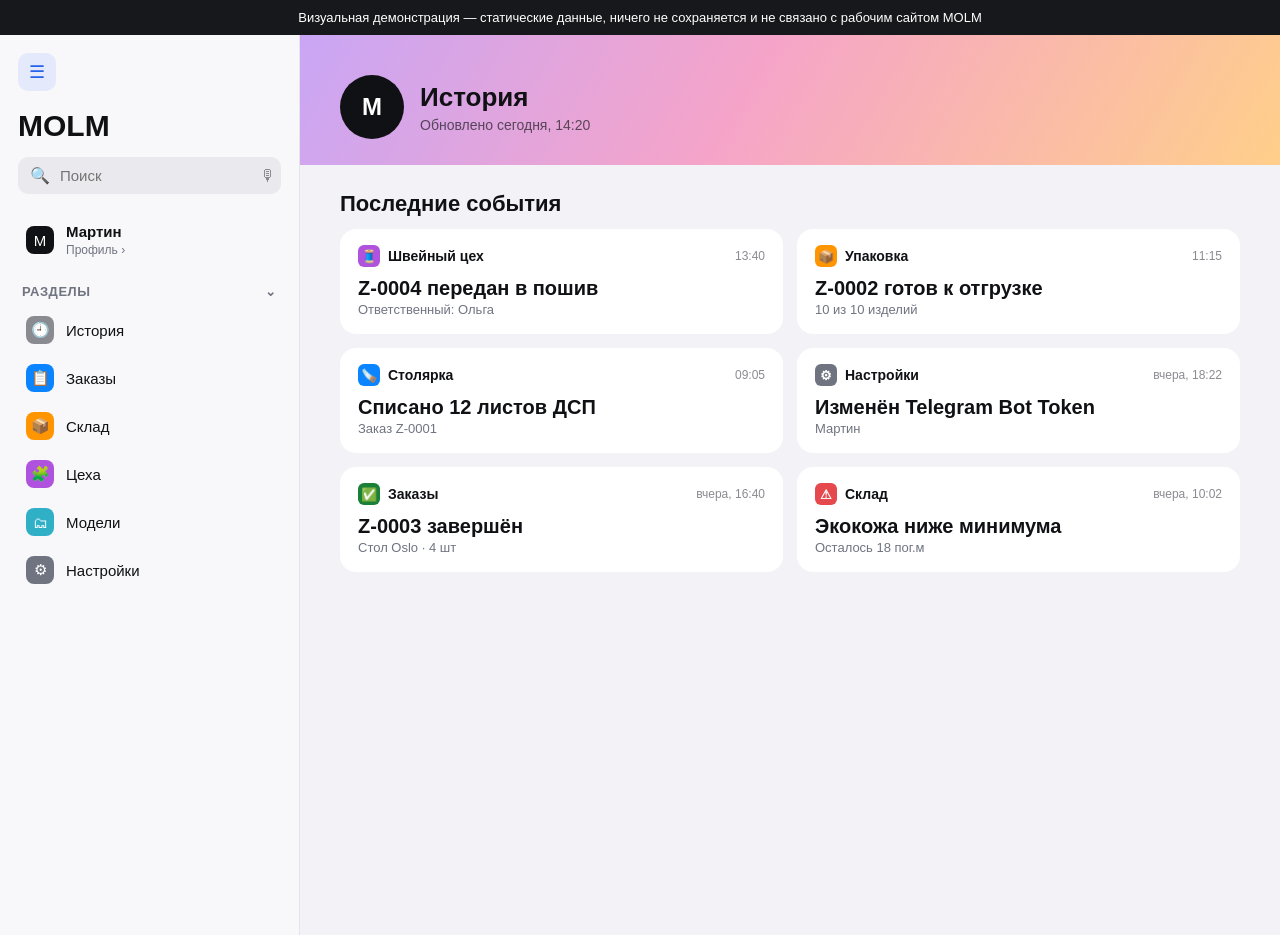
<file: molm-health-style-demo.html>
<!DOCTYPE html>
<html lang="ru">
<head>
<meta charset="UTF-8">
<meta name="viewport" content="width=device-width, initial-scale=1">
<title>MOLM — демо в стиле Apple Health</title>
<style>
*{box-sizing:border-box}
body{margin:0;font-family:-apple-system,BlinkMacSystemFont,"Segoe UI",Inter,sans-serif;background:#f2f2f7;color:#101114}
.demo-note{background:#17181b;color:#fff;text-align:center;padding:10px 16px;font-size:13px}
.app{display:flex;min-height:100vh}
.sidebar{width:300px;background:#f8f8fa;border-right:1px solid #e4e4e9;padding:18px;flex-shrink:0;transition:margin-left .25s ease,opacity .2s ease;overflow-y:auto}
.sidebar.collapsed{margin-left:-300px;opacity:0}
.topline{display:flex;align-items:center;gap:14px;margin-bottom:18px}
.toggle{width:38px;height:38px;border-radius:10px;border:none;background:#e4e9fb;color:#2563eb;font-size:18px;cursor:pointer;flex-shrink:0}
h1.pagetitle{font-size:30px;font-weight:700;margin:0 0 14px}
.search{display:flex;align-items:center;gap:8px;background:#e9e9ee;border-radius:10px;padding:9px 12px;margin-bottom:20px}
.search input{border:none;background:none;outline:none;flex:1;font-size:15px;color:#101114}
.search span{color:#8a8a91}
.navgroup-head{display:flex;align-items:center;justify-content:space-between;color:#6f7480;font-size:13px;font-weight:600;text-transform:uppercase;letter-spacing:.04em;padding:0 4px;margin:18px 0 8px;cursor:pointer}
.navlist{display:flex;flex-direction:column;gap:2px}
.navlist.collapsed{display:none}
.navitem{display:flex;align-items:center;gap:12px;padding:9px 8px;border-radius:10px;border:none;background:none;cursor:pointer;text-align:left;font-size:15px;color:#101114;width:100%;font-family:inherit}
.navitem:hover{background:#eceef4}
.navitem.active{background:#0a84ff;color:#fff}
.navico{width:28px;height:28px;border-radius:8px;display:grid;place-items:center;font-size:15px;color:#fff;flex-shrink:0}
.main{flex:1;padding:0;overflow-y:auto}
.hero{padding:40px 40px 26px;background:linear-gradient(120deg,#c9a6f5,#f5a4c9 45%,#ffcf8a)}
.hero-top{display:flex;align-items:center;gap:16px}
.avatar{width:64px;height:64px;border-radius:50%;background:#101114;color:#fff;display:grid;place-items:center;font-size:24px;font-weight:600;flex-shrink:0}
.hero h2{margin:0;font-size:26px;font-weight:700}
.hero p{margin:4px 0 0;color:rgba(16,17,20,.65);font-size:14px}
.section-title{font-size:22px;font-weight:700;margin:26px 40px 12px}
.grid{display:grid;grid-template-columns:repeat(2,1fr);gap:14px;padding:0 40px 40px}
.card{background:#fff;border-radius:16px;padding:16px 18px}
.card-top{display:flex;align-items:center;justify-content:space-between;margin-bottom:10px}
.card-label{display:flex;align-items:center;gap:8px;font-weight:600;font-size:14px}
.card-ico{width:22px;height:22px;border-radius:6px;display:grid;place-items:center;font-size:13px;color:#fff}
.card-time{color:#8a8a91;font-size:12px}
.card b{display:block;font-size:20px;font-weight:700}
.card span.sub{color:#6f7480;font-size:13px}
.badge{display:inline-block;padding:4px 10px;border-radius:20px;font-size:12px;font-weight:600;margin-top:8px}
.b-blue{background:#e3f0ff;color:#0a58ca}
.b-green{background:#e6f6ea;color:#1a7f37}
.b-orange{background:#fff2e0;color:#b5620a}
.b-red{background:#ffe9e9;color:#c62828}
.panel{display:none}
.panel.active{display:block}
</style>
</head>
<body>
<div class="demo-note">Визуальная демонстрация — статические данные, ничего не сохраняется и не связано с рабочим сайтом MOLM</div>
<div class="app">
  <div class="sidebar" id="sidebar">
    <div class="topline"><button class="toggle" onclick="toggleSidebar()">☰</button></div>
    <h1 class="pagetitle">MOLM</h1>
    <div class="search"><span>🔍</span><input placeholder="Поиск" disabled><span>🎙</span></div>
    <button class="navitem" style="margin-bottom:16px">
      <div class="navico" style="background:#101114">М</div>
      <div><b style="display:block;font-size:15px">Мартин</b><span style="font-size:12px;color:#6f7480">Профиль ›</span></div>
    </button>
    <div class="navgroup-head" onclick="toggleGroup()"><span>Разделы</span><span id="groupChevron">⌄</span></div>
    <div class="navlist" id="navlist">
      <button class="navitem" onclick="showPanel('history',this)"><div class="navico" style="background:#8a8a91">🕘</div>История</button>
      <button class="navitem" onclick="showPanel('orders',this)"><div class="navico" style="background:#0a84ff">📋</div>Заказы</button>
      <button class="navitem" onclick="showPanel('stock',this)"><div class="navico" style="background:#ff9500">📦</div>Склад</button>
      <button class="navitem" onclick="showPanel('workshops',this)"><div class="navico" style="background:#af52de">🧩</div>Цеха</button>
      <button class="navitem" onclick="showPanel('models',this)"><div class="navico" style="background:#30b0c7">🗂</div>Модели</button>
      <button class="navitem" onclick="showPanel('settings',this)"><div class="navico" style="background:#6f7480">⚙</div>Настройки</button>
    </div>
  </div>
  <div class="main">

    <div class="panel active" id="panel-history">
      <div class="hero"><div class="hero-top"><div class="avatar">М</div><div><h2>История</h2><p>Обновлено сегодня, 14:20</p></div></div></div>
      <div class="section-title">Последние события</div>
      <div class="grid">
        <div class="card"><div class="card-top"><div class="card-label"><span class="card-ico" style="background:#af52de">🧵</span>Швейный цех</div><span class="card-time">13:40</span></div><b>Z-0004 передан в пошив</b><span class="sub">Ответственный: Ольга</span></div>
        <div class="card"><div class="card-top"><div class="card-label"><span class="card-ico" style="background:#ff9500">📦</span>Упаковка</div><span class="card-time">11:15</span></div><b>Z-0002 готов к отгрузке</b><span class="sub">10 из 10 изделий</span></div>
        <div class="card"><div class="card-top"><div class="card-label"><span class="card-ico" style="background:#0a84ff">🪚</span>Столярка</div><span class="card-time">09:05</span></div><b>Списано 12 листов ДСП</b><span class="sub">Заказ Z-0001</span></div>
        <div class="card"><div class="card-top"><div class="card-label"><span class="card-ico" style="background:#6f7480">⚙</span>Настройки</div><span class="card-time">вчера, 18:22</span></div><b>Изменён Telegram Bot Token</b><span class="sub">Мартин</span></div>
        <div class="card"><div class="card-top"><div class="card-label"><span class="card-ico" style="background:#1a7f37">✅</span>Заказы</div><span class="card-time">вчера, 16:40</span></div><b>Z-0003 завершён</b><span class="sub">Стол Oslo · 4 шт</span></div>
        <div class="card"><div class="card-top"><div class="card-label"><span class="card-ico" style="background:#e5484d">⚠</span>Склад</div><span class="card-time">вчера, 10:02</span></div><b>Экокожа ниже минимума</b><span class="sub">Осталось 18 пог.м</span></div>
      </div>
    </div>

    <div class="panel" id="panel-orders">
      <div class="hero"><div class="hero-top"><div class="avatar">М</div><div><h2>Заказы</h2><p>24 активных заказа</p></div></div></div>
      <div class="section-title">Все заказы</div>
      <div class="grid">
        <div class="card"><div class="card-top"><div class="card-label"><span class="card-ico" style="background:#0a84ff">🛋</span>Z-0001</div><span class="card-time">до 12.08</span></div><b>Шкаф-купе</b><span class="sub">Клиент: ООО «Интерьер»</span><div class="badge b-blue">в работе · 4/10</div></div>
        <div class="card"><div class="card-top"><div class="card-label"><span class="card-ico" style="background:#af52de">🪑</span>Z-0002</div><span class="card-time">до 15.08</span></div><b>Кресло Vento</b><span class="sub">Клиент: Анна К.</span><div class="badge b-orange">пауза · 1/3</div></div>
        <div class="card"><div class="card-top"><div class="card-label"><span class="card-ico" style="background:#1a7f37">🪵</span>Z-0003</div><span class="card-time">готов</span></div><b>Стол Oslo</b><span class="sub">Клиент: Bureau Plus</span><div class="badge b-green">завершён</div></div>
        <div class="card"><div class="card-top"><div class="card-label"><span class="card-ico" style="background:#e5484d">🛏</span>Z-0004</div><span class="card-time">до 20.08</span></div><b>Диван Milano</b><span class="sub">Клиент: Дмитрий П.</span><div class="badge b-red">ждёт материалы</div></div>
      </div>
    </div>

    <div class="panel" id="panel-stock">
      <div class="hero"><div class="hero-top"><div class="avatar">М</div><div><h2>Склад</h2><p>128 позиций на учёте</p></div></div></div>
      <div class="section-title">Категории материалов</div>
      <div class="grid">
        <div class="card"><div class="card-top"><div class="card-label"><span class="card-ico" style="background:#0a84ff">🪵</span>Древесина</div></div><b>42 м³</b><div class="badge b-green">в норме</div></div>
        <div class="card"><div class="card-top"><div class="card-label"><span class="card-ico" style="background:#af52de">🧥</span>Экокожа</div></div><b>18 пог.м</b><div class="badge b-red">низкий остаток</div></div>
        <div class="card"><div class="card-top"><div class="card-label"><span class="card-ico" style="background:#ff9500">🧽</span>Поролон</div></div><b>76 м²</b><div class="badge b-green">в норме</div></div>
        <div class="card"><div class="card-top"><div class="card-label"><span class="card-ico" style="background:#6f7480">🔩</span>Фурнитура</div></div><b>950 шт</b><div class="badge b-green">в норме</div></div>
      </div>
    </div>

    <div class="panel" id="panel-workshops">
      <div class="hero"><div class="hero-top"><div class="avatar">М</div><div><h2>Цеха</h2><p>Демонстрация — раздел не наполнен</p></div></div></div>
      <div class="grid" style="padding-top:26px"><div class="card"><b>Скоро</b><span class="sub">Этот раздел ещё не оформлен в демо-стиле</span></div></div>
    </div>
    <div class="panel" id="panel-models">
      <div class="hero"><div class="hero-top"><div class="avatar">М</div><div><h2>Модели</h2><p>Демонстрация — раздел не наполнен</p></div></div></div>
      <div class="grid" style="padding-top:26px"><div class="card"><b>Скоро</b><span class="sub">Этот раздел ещё не оформлен в демо-стиле</span></div></div>
    </div>
    <div class="panel" id="panel-settings">
      <div class="hero"><div class="hero-top"><div class="avatar">М</div><div><h2>Настройки</h2><p>Демонстрация — раздел не наполнен</p></div></div></div>
      <div class="grid" style="padding-top:26px"><div class="card"><b>Скоро</b><span class="sub">Этот раздел ещё не оформлен в демо-стиле</span></div></div>
    </div>

  </div>
</div>
<script>
function toggleSidebar(){
  document.getElementById('sidebar').classList.toggle('collapsed');
}
function toggleGroup(){
  document.getElementById('navlist').classList.toggle('collapsed');
  var c=document.getElementById('groupChevron');
  c.textContent=document.getElementById('navlist').classList.contains('collapsed')?'›':'⌄';
}
function showPanel(id,btn){
  document.querySelectorAll('.panel').forEach(function(p){p.classList.remove('active')});
  document.getElementById('panel-'+id).classList.add('active');
  document.querySelectorAll('.navlist .navitem').forEach(function(b){b.classList.remove('active')});
  btn.classList.add('active');
}
</script>
</body>
</html>
</file>
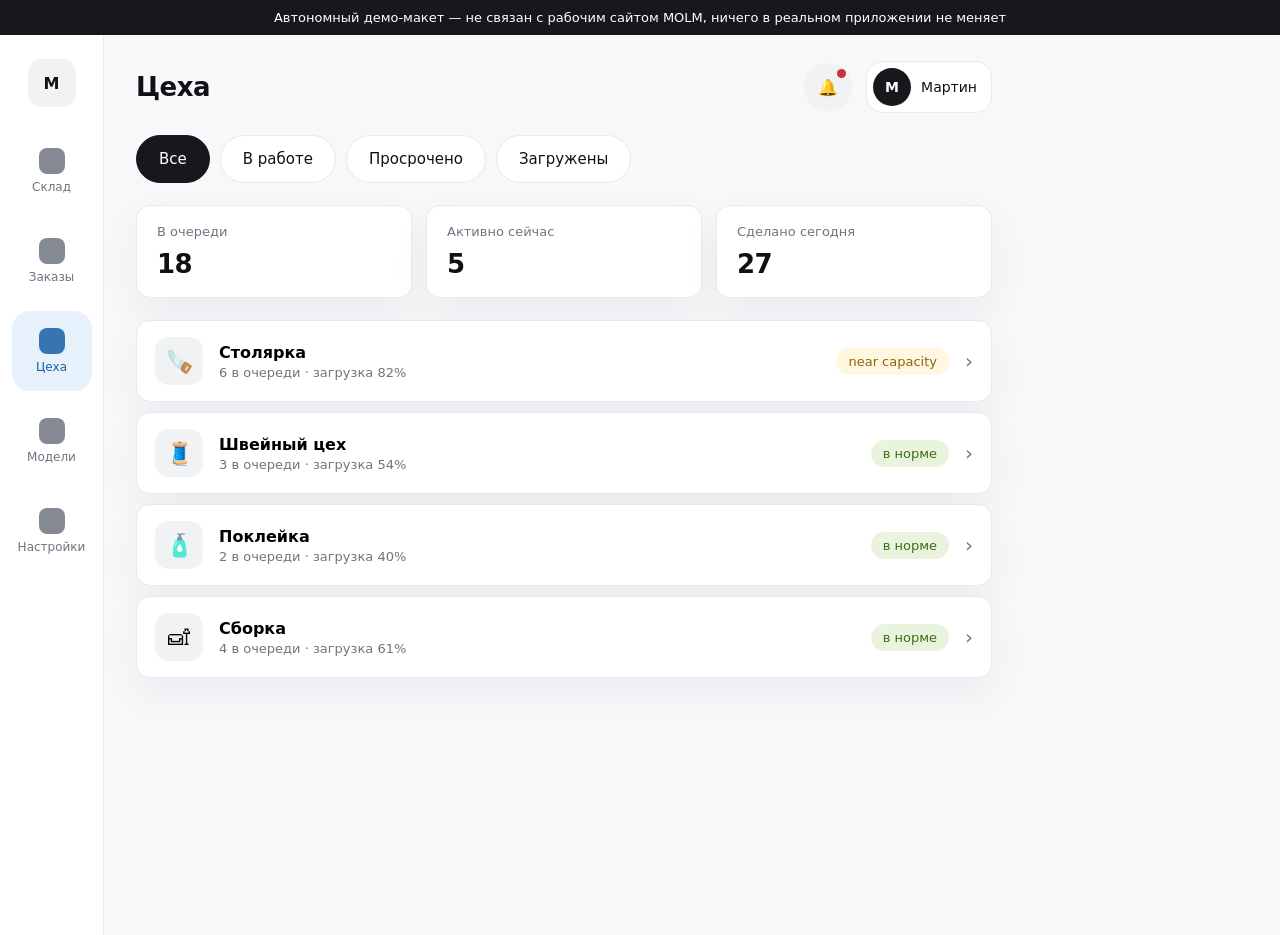
<file: molm-ipad-demo.html>
<!DOCTYPE html>
<html lang="ru">
<head>
<meta charset="UTF-8">
<meta name="viewport" content="width=device-width, initial-scale=1">
<title>MOLM — демо для iPad</title>
<style>
:root{--bg:#f7f8fa;--card:#fff;--text:#101114;--muted:#6f7480;--line:#e7e9ee;--soft:#f1f2f4;--dark:#17181b;--yellow:#fff7df;--yellowText:#8a650e;--red:#fff1f1;--redText:#c73535;--radius:14px;--shadow:0 16px 40px rgba(20,24,32,.05);--accentbg:#e6f1fb;--accenttext:#185fa5}
*{box-sizing:border-box}
body{margin:0;font-family:Inter,ui-sans-serif,system-ui,-apple-system,BlinkMacSystemFont,"Segoe UI",sans-serif;background:var(--bg);color:var(--text)}
.demo-note{background:#17181b;color:#fff;text-align:center;padding:10px 16px;font-size:13px}
.app{display:flex;min-height:100vh}
.rail{width:104px;background:#fff;border-right:1px solid var(--line);display:flex;flex-direction:column;align-items:center;padding:24px 0;gap:10px;flex-shrink:0}
.logo{width:48px;height:48px;border-radius:14px;background:var(--soft);display:grid;place-items:center;font-weight:600;font-size:16px;margin-bottom:14px}
.tile{width:80px;height:80px;border-radius:18px;display:flex;flex-direction:column;align-items:center;justify-content:center;gap:6px;color:var(--muted);cursor:pointer;border:none;background:none;font-family:inherit}
.tile.active{background:var(--accentbg);color:var(--accenttext)}
.tile ico{width:26px;height:26px;border-radius:8px;background:currentColor;opacity:.85;display:block}
.tile span{font-size:12px;font-weight:500}
.main{flex:1;padding:26px 32px 60px;max-width:920px}
.topbar{display:flex;align-items:center;justify-content:space-between;margin-bottom:22px}
.topbar h1{font-size:26px;margin:0;font-weight:600;letter-spacing:-.02em}
.profile{display:flex;align-items:center;gap:14px}
.bell{width:48px;height:48px;border-radius:50%;background:var(--soft);display:grid;place-items:center;position:relative;cursor:pointer}
.bell b{position:absolute;top:6px;right:6px;width:9px;height:9px;border-radius:50%;background:var(--redText)}
.user{display:flex;align-items:center;gap:10px;background:#fff;border:1px solid var(--line);border-radius:16px;padding:6px 14px 6px 6px;cursor:pointer}
.avatar{width:38px;height:38px;border-radius:50%;background:var(--dark);color:#fff;display:grid;place-items:center;font-weight:600;font-size:14px}
.user span{font-size:14px;font-weight:500}
.tabs{display:flex;gap:10px;margin-bottom:22px;overflow-x:auto}
.tab{min-height:48px;padding:0 22px;border-radius:24px;border:1px solid var(--line);background:#fff;color:var(--text);font-size:15px;font-weight:500;white-space:nowrap;cursor:pointer;font-family:inherit}
.tab.active{background:var(--dark);color:#fff;border-color:var(--dark)}
.stats{display:grid;grid-template-columns:repeat(3,1fr);gap:14px;margin-bottom:22px}
.stat{background:#fff;border:1px solid var(--line);border-radius:var(--radius);box-shadow:var(--shadow);padding:18px 20px}
.stat span{display:block;color:var(--muted);font-size:13px;margin-bottom:10px}
.stat b{font-size:26px;font-weight:600;letter-spacing:-.02em}
.list{display:flex;flex-direction:column;gap:10px}
.row{display:flex;align-items:center;gap:16px;background:#fff;border:1px solid var(--line);border-radius:var(--radius);box-shadow:var(--shadow);padding:16px 18px;min-height:76px;cursor:pointer;text-align:left;font-family:inherit;width:100%}
.row:active{background:var(--soft)}
.row-ico{width:48px;height:48px;border-radius:14px;background:var(--soft);display:grid;place-items:center;font-size:22px;flex-shrink:0}
.row-body{flex:1;min-width:0}
.row-body b{display:block;font-size:16px;font-weight:600}
.row-body span{display:block;color:var(--muted);font-size:13px;margin-top:3px}
.row-badge{padding:6px 12px;border-radius:20px;font-size:13px;font-weight:500;white-space:nowrap}
.row-badge.ok{background:#eaf3de;color:#3b6d11}
.row-badge.warn{background:var(--yellow);color:var(--yellowText)}
.chev{color:var(--muted);font-size:20px}
.detail{display:none}
.detail.active{display:block}
.list-screen.hidden{display:none}
.back{display:flex;align-items:center;gap:8px;min-height:48px;padding:0 8px;border:none;background:none;color:var(--text);font-size:16px;font-weight:500;cursor:pointer;margin-bottom:18px;font-family:inherit}
.card{background:#fff;border:1px solid var(--line);border-radius:var(--radius);box-shadow:var(--shadow);padding:24px;margin-bottom:16px}
.card-head{display:flex;align-items:center;justify-content:space-between;margin-bottom:10px}
.card-head b{font-size:17px;font-weight:600}
.progress{height:12px;background:var(--soft);border-radius:8px;overflow:hidden;margin:18px 0 24px}
.progress i{display:block;height:100%;background:#378add}
.btnrow{display:grid;grid-template-columns:1fr 1fr;gap:14px}
.btn{min-height:58px;border-radius:16px;border:1px solid var(--line);background:#fff;color:var(--text);font-size:16px;font-weight:500;cursor:pointer;font-family:inherit}
.btn.primary{background:var(--dark);color:#fff;border-color:var(--dark)}
.btnrow2{display:grid;grid-template-columns:1fr 1fr;gap:14px;margin-top:14px}
.btn.ghost{min-height:52px}
</style>
</head>
<body>
<div class="demo-note">Автономный демо-макет — не связан с рабочим сайтом MOLM, ничего в реальном приложении не меняет</div>
<div class="app">
  <div class="rail">
    <div class="logo">M</div>
    <button class="tile" aria-label="Склад"><ico></ico><span>Склад</span></button>
    <button class="tile" aria-label="Заказы"><ico></ico><span>Заказы</span></button>
    <button class="tile active" aria-label="Цеха"><ico></ico><span>Цеха</span></button>
    <button class="tile" aria-label="Модели"><ico></ico><span>Модели</span></button>
    <button class="tile" aria-label="Настройки"><ico></ico><span>Настройки</span></button>
  </div>
  <div class="main">
    <div id="listScreen" class="list-screen">
      <div class="topbar">
        <h1>Цеха</h1>
        <div class="profile">
          <div class="bell"><b></b>🔔</div>
          <div class="user"><div class="avatar">М</div><span>Мартин</span></div>
        </div>
      </div>
      <div class="tabs">
        <button class="tab active">Все</button>
        <button class="tab">В работе</button>
        <button class="tab">Просрочено</button>
        <button class="tab">Загружены</button>
      </div>
      <div class="stats">
        <div class="stat"><span>В очереди</span><b>18</b></div>
        <div class="stat"><span>Активно сейчас</span><b>5</b></div>
        <div class="stat"><span>Сделано сегодня</span><b>27</b></div>
      </div>
      <div class="list">
        <button class="row" onclick="openDetail('carpentry')">
          <div class="row-ico">🪚</div>
          <div class="row-body"><b>Столярка</b><span>6 в очереди · загрузка 82%</span></div>
          <div class="row-badge warn">near capacity</div>
          <div class="chev">›</div>
        </button>
        <button class="row" onclick="openDetail('sewing')">
          <div class="row-ico">🧵</div>
          <div class="row-body"><b>Швейный цех</b><span>3 в очереди · загрузка 54%</span></div>
          <div class="row-badge ok">в норме</div>
          <div class="chev">›</div>
        </button>
        <button class="row" onclick="openDetail('gluing')">
          <div class="row-ico">🧴</div>
          <div class="row-body"><b>Поклейка</b><span>2 в очереди · загрузка 40%</span></div>
          <div class="row-badge ok">в норме</div>
          <div class="chev">›</div>
        </button>
        <button class="row" onclick="openDetail('assembly')">
          <div class="row-ico">🛋</div>
          <div class="row-body"><b>Сборка</b><span>4 в очереди · загрузка 61%</span></div>
          <div class="row-badge ok">в норме</div>
          <div class="chev">›</div>
        </button>
      </div>
    </div>

    <div id="carpentry" class="detail card-wrap">
      <button class="back" onclick="closeDetail()">‹ Все цеха</button>
      <div class="card">
        <div class="card-head"><b>Z-0001 · шкаф-купе</b><span class="row-badge ok">в работе</span></div>
        <span style="color:var(--muted);font-size:14px">Изготовлено 4 из 10 · план 480 мин</span>
        <div class="progress"><i style="width:40%"></i></div>
        <div class="btnrow">
          <button class="btn">⏸ Пауза</button>
          <button class="btn primary">✔ Готово +1</button>
        </div>
        <div class="btnrow2">
          <button class="btn ghost">⚠ Материалы</button>
          <button class="btn ghost">↺ История</button>
        </div>
      </div>
    </div>

    <div id="sewing" class="detail card-wrap">
      <button class="back" onclick="closeDetail()">‹ Все цеха</button>
      <div class="card">
        <div class="card-head"><b>Z-0004 · диван Milano</b><span class="row-badge ok">в работе</span></div>
        <span style="color:var(--muted);font-size:14px">Изготовлено 2 из 6 · план 300 мин</span>
        <div class="progress"><i style="width:33%"></i></div>
        <div class="btnrow">
          <button class="btn">⏸ Пауза</button>
          <button class="btn primary">✔ Готово +1</button>
        </div>
        <div class="btnrow2">
          <button class="btn ghost">⚠ Материалы</button>
          <button class="btn ghost">↺ История</button>
        </div>
      </div>
    </div>

    <div id="gluing" class="detail card-wrap">
      <button class="back" onclick="closeDetail()">‹ Все цеха</button>
      <div class="card">
        <div class="card-head"><b>Z-0002 · кресло Vento</b><span class="row-badge warn">пауза</span></div>
        <span style="color:var(--muted);font-size:14px">Изготовлено 1 из 3 · план 90 мин</span>
        <div class="progress"><i style="width:33%"></i></div>
        <div class="btnrow">
          <button class="btn primary">▶ Продолжить</button>
          <button class="btn">✔ Готово +1</button>
        </div>
        <div class="btnrow2">
          <button class="btn ghost">⚠ Материалы</button>
          <button class="btn ghost">↺ История</button>
        </div>
      </div>
    </div>

    <div id="assembly" class="detail card-wrap">
      <button class="back" onclick="closeDetail()">‹ Все цеха</button>
      <div class="card">
        <div class="card-head"><b>Z-0003 · стол Oslo</b><span class="row-badge ok">в работе</span></div>
        <span style="color:var(--muted);font-size:14px">Изготовлено 3 из 4 · план 120 мин</span>
        <div class="progress"><i style="width:75%"></i></div>
        <div class="btnrow">
          <button class="btn">⏸ Пауза</button>
          <button class="btn primary">✔ Готово +1</button>
        </div>
        <div class="btnrow2">
          <button class="btn ghost">⚠ Материалы</button>
          <button class="btn ghost">↺ История</button>
        </div>
      </div>
    </div>
  </div>
</div>
<script>
function openDetail(id){
  document.getElementById('listScreen').classList.add('hidden');
  document.querySelectorAll('.detail').forEach(function(d){d.classList.remove('active')});
  document.getElementById(id).classList.add('active');
}
function closeDetail(){
  document.querySelectorAll('.detail').forEach(function(d){d.classList.remove('active')});
  document.getElementById('listScreen').classList.remove('hidden');
}
document.querySelectorAll('.tab').forEach(function(btn){
  btn.addEventListener('click',function(){
    document.querySelectorAll('.tab').forEach(function(b){b.classList.remove('active')});
    btn.classList.add('active');
  });
});
</script>
</body>
</html>
</file>
